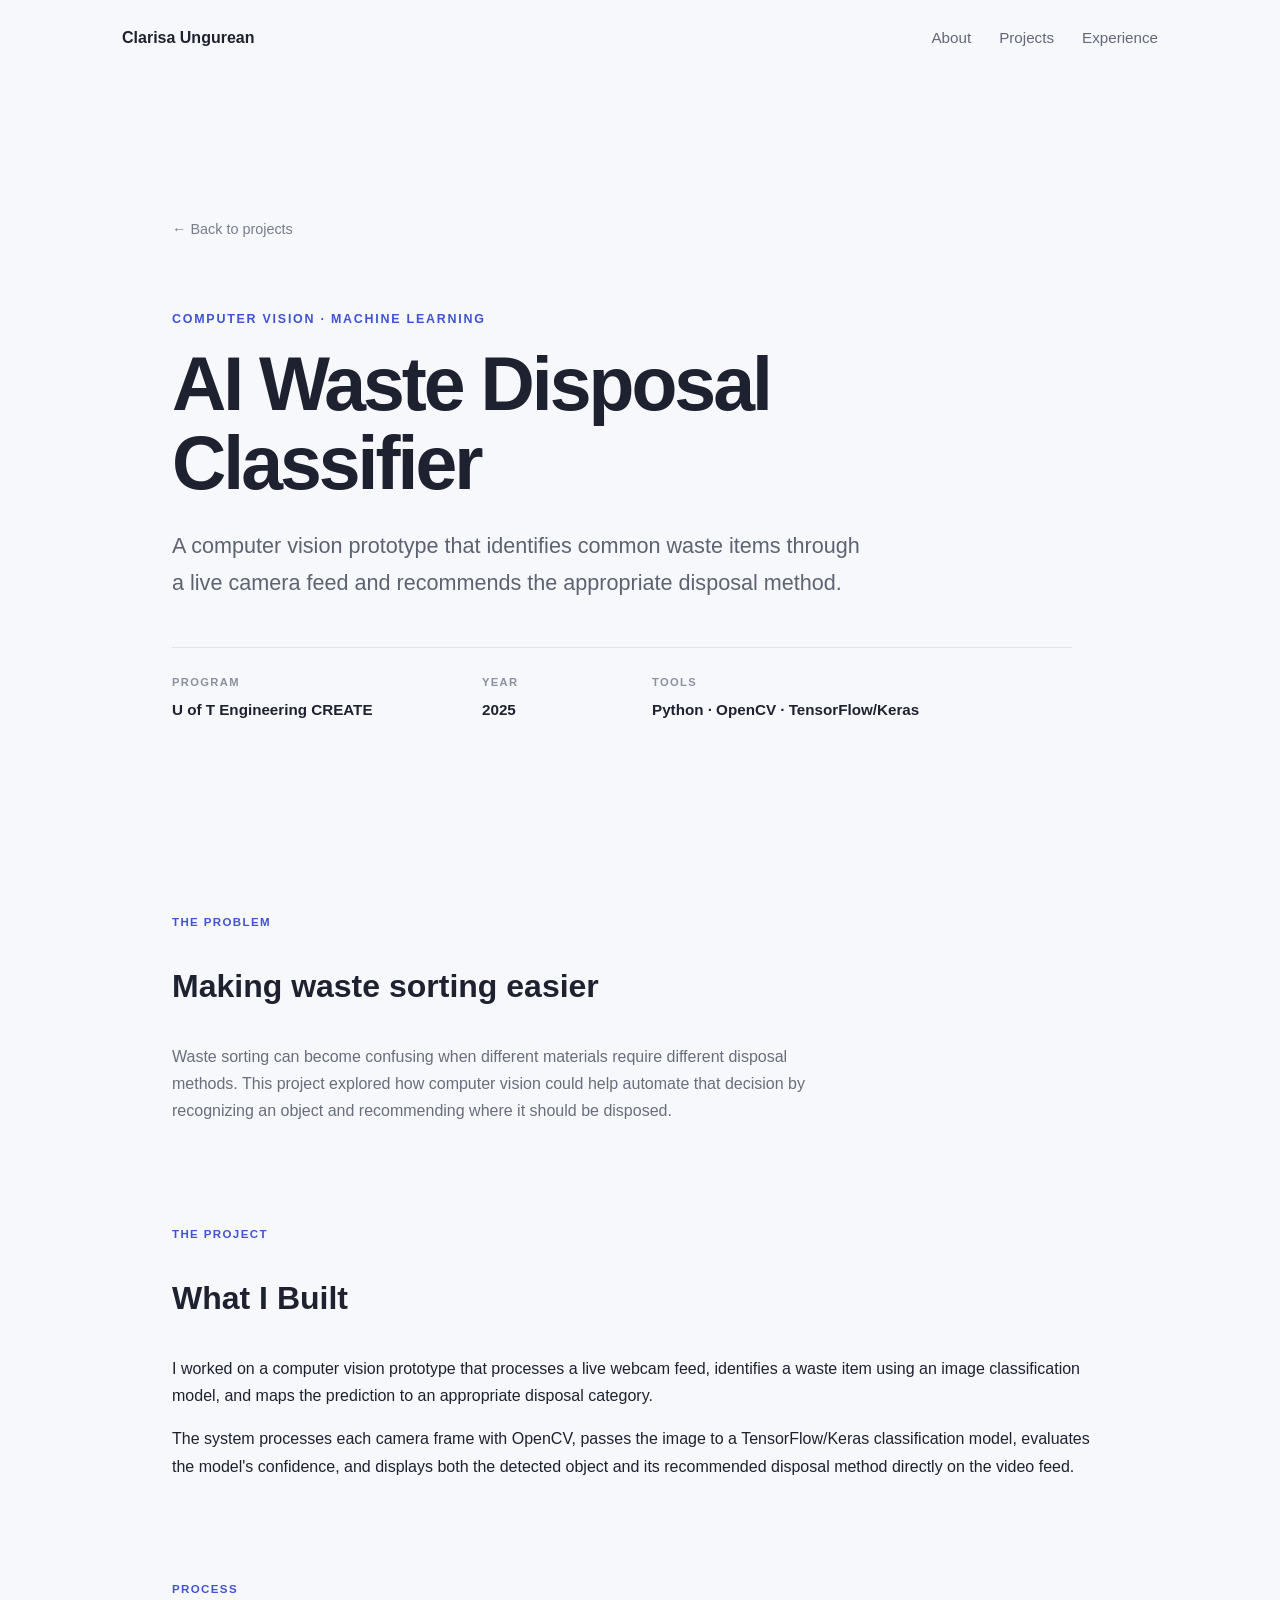
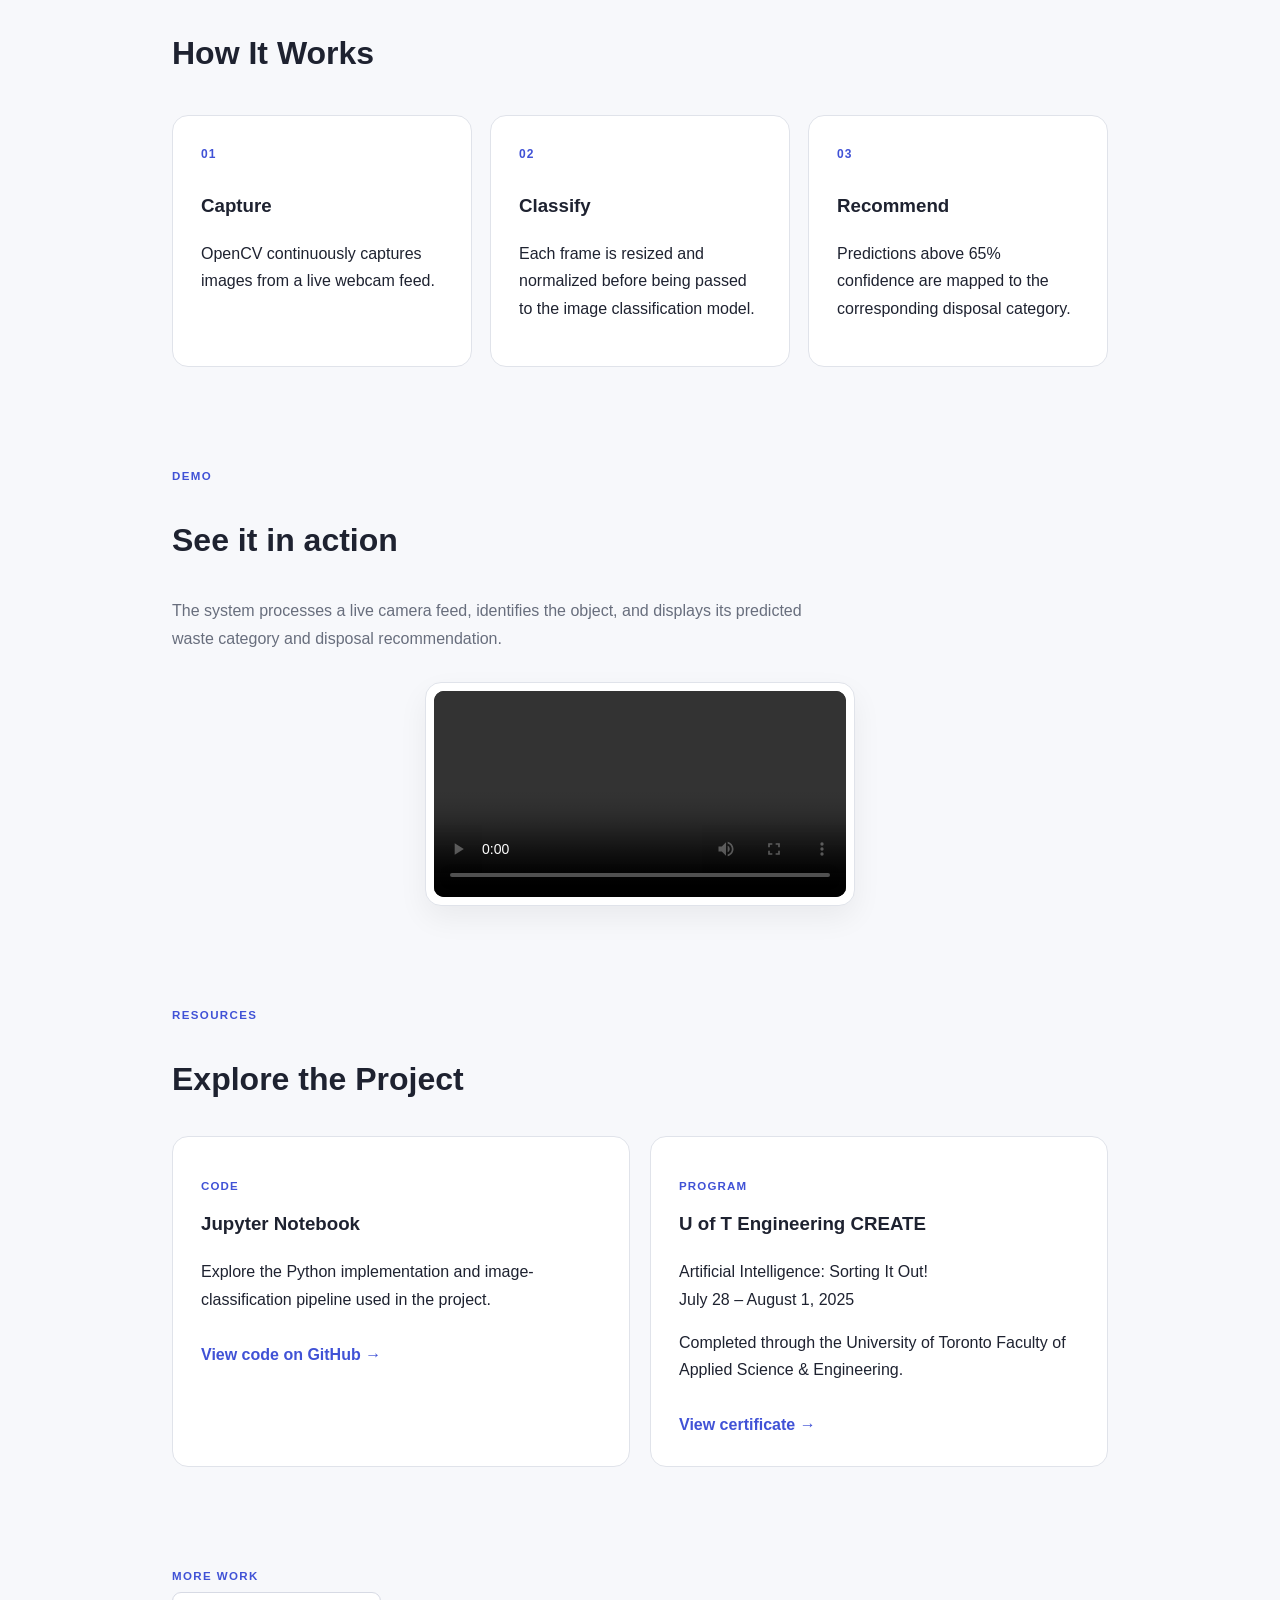
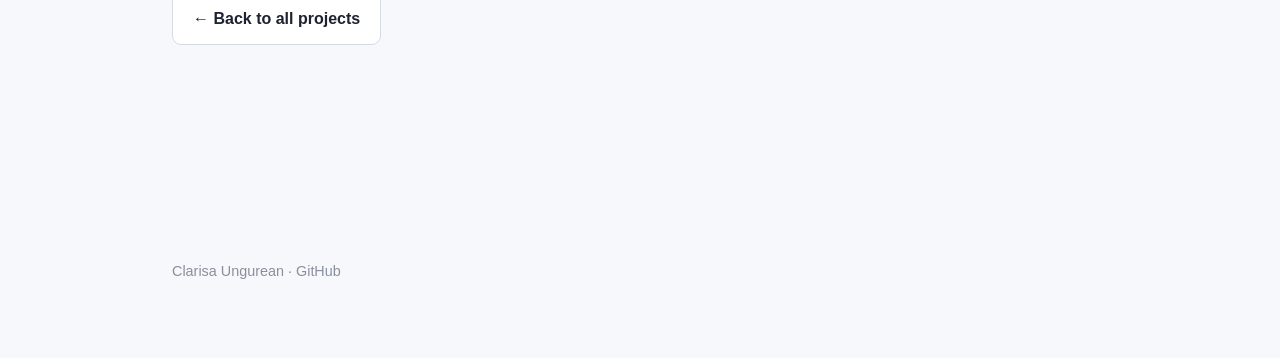
<file: ai-create.html>
<!DOCTYPE html>
<html lang="en">

<head>
    <meta charset="UTF-8">
    <meta name="viewport" content="width=device-width, initial-scale=1.0">

    <title>Waste Disposal Classifier | Clarisa Ungurean</title>
    <link rel="stylesheet" href="style.css">
</head>

<body>

    <!-- NAVIGATION -->
    <nav class="navbar">

        <div class="nav-name">
            <a href="index.html">Clarisa Ungurean</a>
        </div>

        <div class="nav-links">
            <a href="index.html#about">About</a>
            <a href="index.html#projects">Projects</a>
            <a href="index.html#experience">Experience</a>
        </div>

    </nav>


    <main>

        <!-- PROJECT HERO -->
        <section class="project-hero">

            <a class="back-link" href="index.html#projects">
                ← Back to projects
            </a>

            <p class="eyebrow">
                COMPUTER VISION · MACHINE LEARNING
            </p>

            <h1>AI Waste Disposal Classifier</h1>

            <p class="hero-text">
                A computer vision prototype that identifies common waste items
                through a live camera feed and recommends the appropriate
                disposal method.
            </p>

            <div class="project-meta">

                <div>
                    <span>PROGRAM</span>
                    <strong>U of T Engineering CREATE</strong>
                </div>

                <div>
                    <span>YEAR</span>
                    <strong>2025</strong>
                </div>

                <div>
                    <span>TOOLS</span>
                    <strong>Python · OpenCV · TensorFlow/Keras</strong>
                </div>

            </div>

        </section>


        <!-- PROBLEM -->
        <section>

            <p class="section-label">THE PROBLEM</p>
            <h2>Making waste sorting easier</h2>

            <p class="section-intro">
                Waste sorting can become confusing when different materials
                require different disposal methods. This project explored how
                computer vision could help automate that decision by recognizing
                an object and recommending where it should be disposed.
            </p>

        </section>


        <!-- WHAT I BUILT -->
        <section>

            <p class="section-label">THE PROJECT</p>
            <h2>What I Built</h2>

            <p>
                I worked on a computer vision prototype that processes a live
                webcam feed, identifies a waste item using an image classification
                model, and maps the prediction to an appropriate disposal category.
            </p>

            <p>
                The system processes each camera frame with OpenCV, passes the
                image to a TensorFlow/Keras classification model, evaluates the
                model's confidence, and displays both the detected object and its
                recommended disposal method directly on the video feed.
            </p>

        </section>


        <!-- HOW IT WORKS -->
        <section>

            <p class="section-label">PROCESS</p>
            <h2>How It Works</h2>

            <div class="process">

                <div class="process-step">

                    <span class="step-number">01</span>

                    <h3>Capture</h3>

                    <p>
                        OpenCV continuously captures images from a live
                        webcam feed.
                    </p>

                </div>


                <div class="process-step">

                    <span class="step-number">02</span>

                    <h3>Classify</h3>

                    <p>
                        Each frame is resized and normalized before being
                        passed to the image classification model.
                    </p>

                </div>


                <div class="process-step">

                    <span class="step-number">03</span>

                    <h3>Recommend</h3>

                    <p>
                        Predictions above 65% confidence are mapped to the
                        corresponding disposal category.
                    </p>

                </div>

            </div>

        </section>


        <!-- DEMO -->
        <section id="demo">

            <p class="section-label">DEMO</p>
            <h2>See it in action</h2>

            <p class="section-intro">
                The system processes a live camera feed, identifies the object,
                and displays its predicted waste category and disposal
                recommendation.
            </p>

            <div class="video-container">

                <video class="project-video" controls>

                    <source
                        src="videos/waste-demo (1).mp4"
                        type="video/mp4"
                    >

                    Your browser does not support video playback.

                </video>

            </div>

        </section>


        <!-- PROJECT RESOURCES -->
        <section>

            <p class="section-label">RESOURCES</p>
            <h2>Explore the Project</h2>

            <div class="resource-grid">


                <!-- CODE -->
                <div class="resource-card">

                    <p class="project-type">CODE</p>

                    <h3>Jupyter Notebook</h3>

                    <p>
                        Explore the Python implementation and
                        image-classification pipeline used in the project.
                    </p>

                    <a
                        href="https://github.com/ClarisaUngurean/ClarisaUngurean.github.io/blob/main/documents/CV_Waste_Disposal_System.ipynb"
                        class="project-link"
                        target="_blank"
                        rel="noopener noreferrer"
                    >
                        View code on GitHub →
                    </a>

                </div>


                <!-- PROGRAM -->
                <div class="resource-card">

                    <p class="project-type">PROGRAM</p>

                    <h3>U of T Engineering CREATE</h3>

                    <p>
                        Artificial Intelligence: Sorting It Out!
                        <br>
                        July 28 – August 1, 2025
                    </p>

                    <p>
                        Completed through the University of Toronto
                        Faculty of Applied Science & Engineering.
                    </p>

                    <a
                        href="documents/ai-create-certificate.png"
                        class="project-link"
                        target="_blank"
                        rel="noopener noreferrer"
                    >
                        View certificate →
                    </a>

                </div>

            </div>

        </section>


        <!-- BACK TO PROJECTS -->
        <section class="project-bottom">

            <p class="section-label">MORE WORK</p>

            <a class="button secondary" href="index.html#projects">
                ← Back to all projects
            </a>

        </section>

    </main>


    <!-- FOOTER -->
    <footer>

        <p>
            Clarisa Ungurean ·
            <a href="https://github.com/ClarisaUngurean" target="_blank">
                GitHub
            </a>
        </p>

    </footer>

</body>

</html>
</file>
<file: style.css>
* {
    box-sizing: border-box;
}

html {
    scroll-behavior: smooth;
}

body {
    margin: 0;
    font-family: Arial, Helvetica, sans-serif;
    background: #f7f8fb;
    color: #1e2230;
    line-height: 1.7;
}

a {
    text-decoration: none;
    color: inherit;
}


/* ---------- NAVIGATION ---------- */

.navbar {
    max-width: 1100px;
    margin: 0 auto;
    padding: 24px 32px;

    display: flex;
    justify-content: space-between;
    align-items: center;
}

.nav-name {
    font-weight: 700;
}

.nav-links {
    display: flex;
    gap: 28px;

    font-size: 0.95rem;
    color: #62687a;
}

.nav-links a:hover {
    color: #4052d6;
}


/* ---------- GENERAL LAYOUT ---------- */

main {
    max-width: 1000px;
    margin: 0 auto;
    padding: 70px 32px;
}

section {
    margin-bottom: 100px;
}

h1 {
    font-size: 4.7rem;
    line-height: 1.05;
    margin: 15px 0 25px;
    letter-spacing: -0.04em;
}

h2 {
    font-size: 2rem;
    margin-bottom: 30px;
}

h3 {
    margin-top: 0;
}

.eyebrow {
    color: #4052d6;
    font-size: 0.78rem;
    font-weight: 700;
    letter-spacing: 0.14em;
}


/* ---------- HOMEPAGE HERO ---------- */

.hero {
    padding: 80px 0 110px;
    max-width: 780px;
}

.hero-text {
    font-size: 1.35rem;
    color: #5d6372;
    max-width: 700px;
}

.hero-buttons {
    display: flex;
    gap: 14px;
    margin-top: 35px;
}

.button {
    display: inline-block;
    padding: 12px 20px;
    border-radius: 9px;
    font-weight: 600;
}

.primary {
    background: #4052d6;
    color: white;
}

.secondary {
    border: 1px solid #d7dae4;
    background: white;
}


/* ---------- PROJECT CARDS ---------- */

.project-grid {
    display: grid;
    grid-template-columns: repeat(2, 1fr);
    gap: 20px;
}

.project-card {
    padding: 28px;

    background: white;
    border: 1px solid #e0e3ea;
    border-radius: 16px;

    transition: transform 0.2s ease, box-shadow 0.2s ease;
}

.project-card:hover {
    transform: translateY(-4px);
    box-shadow: 0 14px 35px rgba(0, 0, 0, 0.07);
}

.project-type {
    font-size: 0.72rem;
    font-weight: 700;
    letter-spacing: 0.1em;
    color: #4052d6;
}

.tools,
.subtitle {
    color: #777d8c;
    font-size: 0.92rem;
}

.project-link {
    display: inline-block;
    margin-top: 12px;

    color: #4052d6;
    font-weight: 600;
}


/* ---------- EXPERIENCE ---------- */

.experience-item {
    margin-bottom: 35px;
}


/* ---------- FOOTER ---------- */

footer {
    max-width: 1000px;
    margin: 0 auto;
    padding: 30px 32px 60px;

    color: #8a8f9f;
    font-size: 0.9rem;
}


/* ==================================================
   PROJECT PAGE
   ================================================== */

.project-hero {
    max-width: 900px;
    padding: 70px 0 90px;
}

.project-hero h1 {
    max-width: 850px;
}

.back-link {
    display: inline-block;
    margin-bottom: 55px;

    color: #777d8c;
    font-size: 0.9rem;
}

.back-link:hover {
    color: #4052d6;
}


/* ---------- PROJECT INFORMATION ---------- */

.project-meta {
    display: grid;
    grid-template-columns: 1fr 0.5fr 1.5fr;
    gap: 30px;

    margin-top: 45px;
    padding-top: 25px;

    border-top: 1px solid #dfe2e9;
}

.project-meta div {
    display: flex;
    flex-direction: column;
    gap: 5px;
}

.project-meta span {
    color: #8b90a0;
    font-size: 0.7rem;
    font-weight: 700;
    letter-spacing: 0.12em;
}

.project-meta strong {
    font-size: 0.95rem;
}

.section-label {
    margin-bottom: 5px;

    color: #4052d6;
    font-size: 0.72rem;
    font-weight: 700;
    letter-spacing: 0.12em;
}

.section-intro {
    max-width: 650px;
    color: #686e7d;
}


/* ---------- HOW IT WORKS ---------- */

.process {
    display: grid;
    grid-template-columns: repeat(3, 1fr);
    gap: 18px;
    margin-top: 35px;
}

.process-step {
    padding: 28px;

    background: white;
    border: 1px solid #e0e3ea;
    border-radius: 16px;
}

.step-number {
    display: block;
    margin-bottom: 25px;

    color: #4052d6;
    font-size: 0.75rem;
    font-weight: 700;
    letter-spacing: 0.1em;
}


/* ---------- AI PROJECT VIDEO ---------- */

.video-container {
    width: 100%;
    max-width: 430px;

    margin: 30px auto 0;
    padding: 8px;

    background: white;
    border: 1px solid #e0e3ea;
    border-radius: 16px;

    box-shadow: 0 12px 30px rgba(0, 0, 0, 0.06);
}

.project-video {
    display: block;

    width: 100%;
    height: auto;
    max-height: 320px;

    margin: 0 auto;

    border-radius: 10px;
    object-fit: contain;
    background: #111;
}


/* ---------- PROJECT RESOURCES ---------- */

.resource-grid {
    display: grid;
    grid-template-columns: repeat(2, 1fr);
    gap: 20px;
}

.resource-card {
    padding: 28px;

    background: white;
    border: 1px solid #e0e3ea;
    border-radius: 16px;
}


/* ---------- WIM MEDIA ---------- */

.wim-media {
    display: grid;
    grid-template-columns: 220px 1fr;
    gap: 28px;
    align-items: center;

    margin-top: 25px;
    padding: 20px;

    background: white;
    border: 1px solid #e0e3ea;
    border-radius: 16px;
}

.wim-video {
    display: block;

    width: 100%;
    max-height: 280px;

    border-radius: 12px;
    object-fit: contain;
    background: #111;
}

.wim-media-text h4 {
    margin: 5px 0 10px;
    font-size: 1.2rem;
}


/* ---------- MOBILE ---------- */

@media (max-width: 700px) {

    .navbar {
        padding: 20px;
    }

    .nav-links {
        display: none;
    }

    main {
        padding: 40px 20px;
    }

    .hero {
        padding: 50px 0 80px;
    }

    h1 {
        font-size: 3.2rem;
    }

    .hero-text {
        font-size: 1.15rem;
    }

    .hero-buttons {
        flex-wrap: wrap;
    }

    .project-grid,
    .project-meta,
    .process,
    .resource-grid,
    .wim-media {
        grid-template-columns: 1fr;
    }

    .project-meta {
        gap: 20px;
    }

    .video-container {
        max-width: 360px;
    }

    .project-video {
        max-height: 280px;
    }

    .wim-video {
        max-width: 320px;
        margin: 0 auto;
    }
}

/* ---------- PROJECT FIGURES ---------- */

.project-figure {
    max-width: 760px;
    margin: 35px auto 0;
}

.maple-image {
    display: block;

    width: 100%;
    height: auto;

    border: 1px solid #e0e3ea;
    border-radius: 14px;

    background: white;

    box-shadow: 0 10px 30px rgba(0, 0, 0, 0.05);
}

.project-figure figcaption {
    margin-top: 12px;

    color: #777d8c;
    font-size: 0.85rem;
    line-height: 1.5;
    text-align: center;
}
</file>
